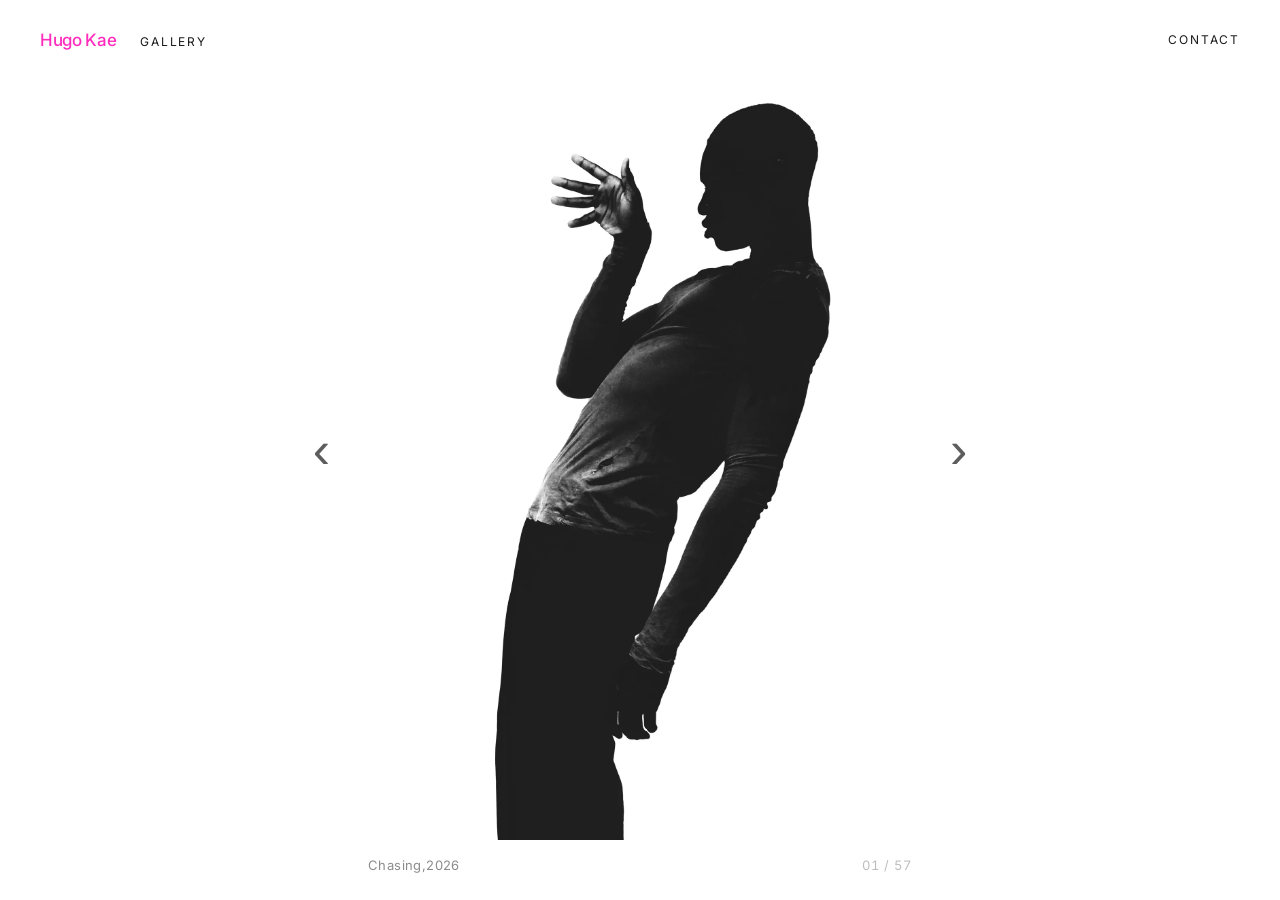
<file: index.html>
<!DOCTYPE html>
<html lang="en">
<head>
<meta charset="UTF-8">
<meta name="viewport" content="width=device-width, initial-scale=1.0">
<meta http-equiv="Cache-Control" content="no-cache, must-revalidate">
<title>Hugo Kae</title>
<meta name="description" content="Photography by Hugo Kae.">
<link rel="canonical" href="https://hugokae.com/">
<meta name="theme-color" content="#ffffff">

<!-- Without these a shared link previews as a bare URL. For a
     photographer that is the whole first impression, so every page
     carries a card. -->
<meta property="og:type" content="website">
<meta property="og:site_name" content="Hugo Kae">
<meta property="og:title" content="Hugo Kae — Photography">
<meta property="og:description" content="Photography by Hugo Kae.">
<meta property="og:url" content="https://hugokae.com/">
<meta property="og:image" content="https://hugokae.com/og.jpg">
<meta property="og:image:width" content="1200">
<meta property="og:image:height" content="630">
<meta property="og:image:alt" content="Hugo Kae — photography">
<meta name="twitter:card" content="summary_large_image">
<meta name="twitter:title" content="Hugo Kae — Photography">
<meta name="twitter:description" content="Photography by Hugo Kae.">
<meta name="twitter:image" content="https://hugokae.com/og.jpg">

<link rel="preconnect" href="https://fonts.googleapis.com">
<link rel="preconnect" href="https://fonts.gstatic.com" crossorigin>
<link href="https://fonts.googleapis.com/css2?family=Inter:wght@400;500&display=swap" rel="stylesheet">
<link rel="icon" type="image/png" href="favicon.png">
<link rel="stylesheet" href="style.css?v=70">
</head>
<body>

<header class="topbar">
  <div class="topbar-left">
    <a href="/" class="site-name">Hugo Kae</a>
    <a href="/gallery/" class="nav-link" data-zoom-to="/gallery/">Gallery</a>
  </div>
  <a href="/contact/" class="contact-btn">Contact</a>
</header>

<main class="gallery">
  <button class="nav-arrow nav-prev" id="prevBtn" aria-label="Previous image">&#8249;</button>

  <figure class="gallery-figure">
    <img id="galleryImage" src="" alt="" draggable="false">
    <figcaption class="gallery-caption">
      <span id="galleryCaption"></span>
      <!-- Shown on mobile, where there are no arrows to imply a sequence. -->
      <span class="gallery-count" aria-hidden="true"><span class="count-now" id="countNow"></span> / <span id="countTotal"></span></span>
    </figcaption>
  </figure>

  <button class="nav-arrow nav-next" id="nextBtn" aria-label="Next image">&#8250;</button>
</main>

<!-- Mobile only, once per visit: the tap targets are invisible, so the
     gesture has to be taught rather than discovered. -->
<div class="tap-hint" id="tapHint" aria-hidden="true">tap either side to browse</div>

<!-- Lights the half of the screen that was tapped. -->
<div class="tap-edge" id="tapEdge" aria-hidden="true"></div>


<script src="script.js?v=48"></script>
</body>
</html>
</file>
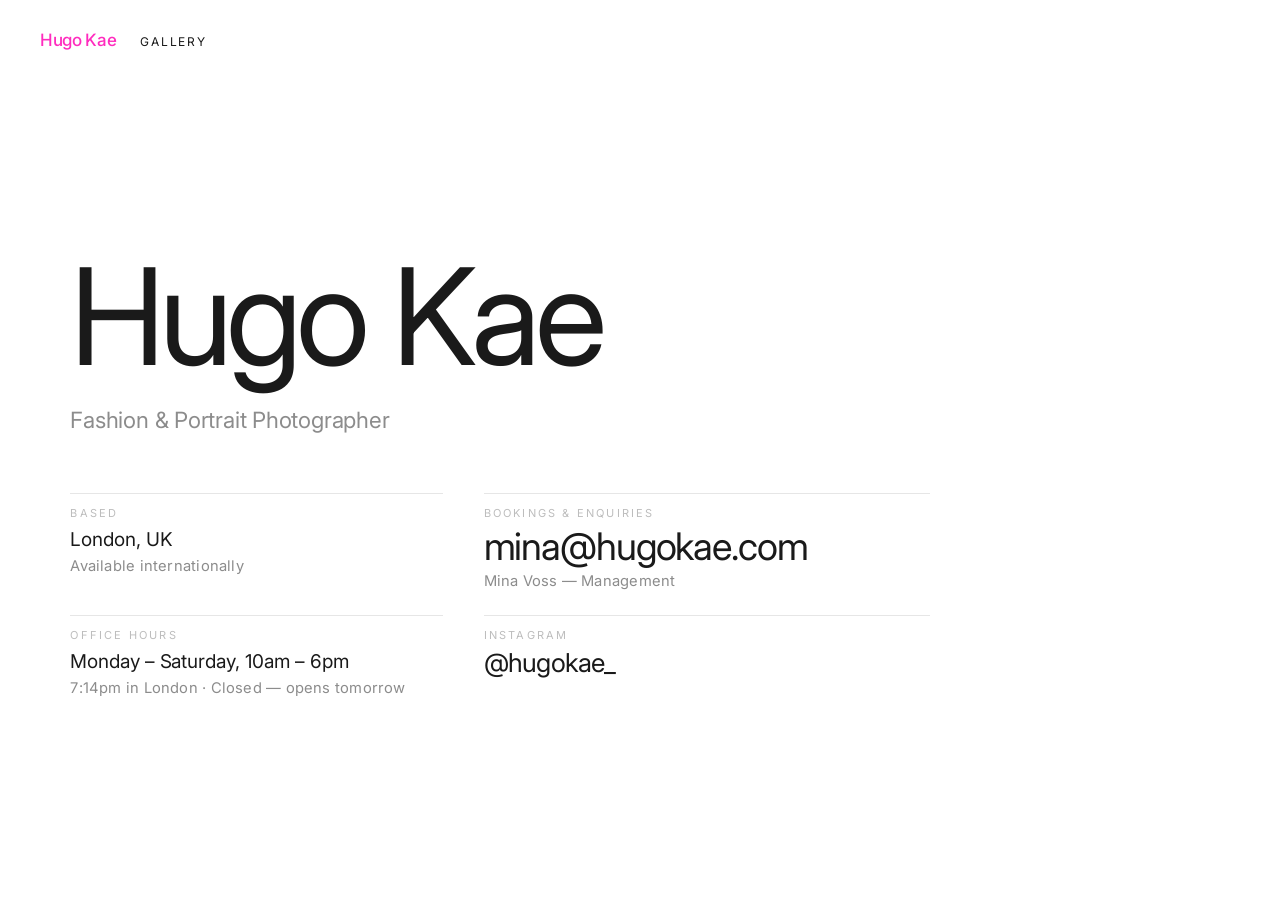
<file: contact/index.html>
<!DOCTYPE html>
<html lang="en">
<head>
<meta charset="UTF-8">
<meta name="viewport" content="width=device-width, initial-scale=1.0">
<title>Contact — Hugo Kae</title>
<meta name="description" content="Bookings and enquiries for Hugo Kae.">
<link rel="canonical" href="https://hugokae.com/contact/">
<meta name="theme-color" content="#ffffff">

<meta property="og:type" content="website">
<meta property="og:site_name" content="Hugo Kae">
<meta property="og:title" content="Contact — Hugo Kae">
<meta property="og:description" content="Bookings and enquiries for Hugo Kae.">
<meta property="og:url" content="https://hugokae.com/contact/">
<meta property="og:image" content="https://hugokae.com/og.jpg">
<meta property="og:image:width" content="1200">
<meta property="og:image:height" content="630">
<meta property="og:image:alt" content="Hugo Kae — photography">
<meta name="twitter:card" content="summary_large_image">
<meta name="twitter:title" content="Contact — Hugo Kae">
<meta name="twitter:description" content="Bookings and enquiries for Hugo Kae.">
<meta name="twitter:image" content="https://hugokae.com/og.jpg">

<link rel="preconnect" href="https://fonts.googleapis.com">
<link rel="preconnect" href="https://fonts.gstatic.com" crossorigin>
<link href="https://fonts.googleapis.com/css2?family=Inter:wght@400;500&display=swap" rel="stylesheet">
<link rel="icon" type="image/png" href="../favicon.png">
<link rel="stylesheet" href="../style.css?v=70">
</head>
<body>

<header class="topbar">
  <div class="topbar-left">
    <a href="/" class="site-name home-btn">Hugo Kae</a>
    <a href="/gallery/" class="nav-link" data-zoom-to="/gallery/">Gallery</a>
  </div>
</header>

<main class="contact-main">
  <div class="contact-sheet">

    <!-- The name is the page's anchor and also its h1. -->
    <h1 class="contact-name">Hugo Kae</h1>
    <p class="contact-role">Fashion &amp; Portrait Photographer</p>

    <!-- Four blocks of the same shape: a small label, a line, and a
         quieter line under it. Two of them happen to be links. Source
         order puts the addresses first, which is the order a phone
         reads them in; the grid places them on the right on a wide
         screen. -->
    <div class="contact-grid">

      <!-- The copy button is added by script.js, so a browser that
           cannot write to the clipboard is never shown one. -->
      <div class="contact-item contact-item--link contact-item--mail" data-copy="mina@hugokae.com">
        <a class="contact-body" href="mailto:mina@hugokae.com">
          <span class="contact-kind">bookings &amp; enquiries</span>
          <!-- data-text is the pink copy that wipes across on hover. -->
          <span class="contact-value" data-text="mina@hugokae.com">mina@hugokae.com</span>
          <span class="contact-note">Mina Voss &mdash; Management</span>
          <span class="contact-go" aria-hidden="true">&#8594;</span>
        </a>
      </div>

      <div class="contact-item contact-item--link contact-item--social">
        <a class="contact-body" href="https://instagram.com/hugokae_" target="_blank" rel="noopener noreferrer">
          <span class="contact-kind">instagram</span>
          <span class="contact-value" data-text="@hugokae_">@hugokae_</span>
          <span class="contact-go" aria-hidden="true">&#8599;</span>
        </a>
      </div>

      <div class="contact-item contact-item--based">
        <div class="contact-body">
          <span class="contact-kind">based</span>
          <span class="contact-line">London, UK</span>
          <span class="contact-note">Available internationally</span>
        </div>
      </div>

      <div class="contact-item contact-item--hours">
        <div class="contact-body">
          <span class="contact-kind">office hours</span>
          <span class="contact-line">Monday &ndash; Saturday, 10am &ndash; 6pm</span>
          <!-- Filled in by script.js with the time in London and whether
               that falls inside the hours above. -->
          <span class="contact-note" id="contactClock">London time</span>
        </div>
      </div>

    </div>
  </div>
</main>


<script src="../script.js?v=48"></script>
</body>
</html>
</file>
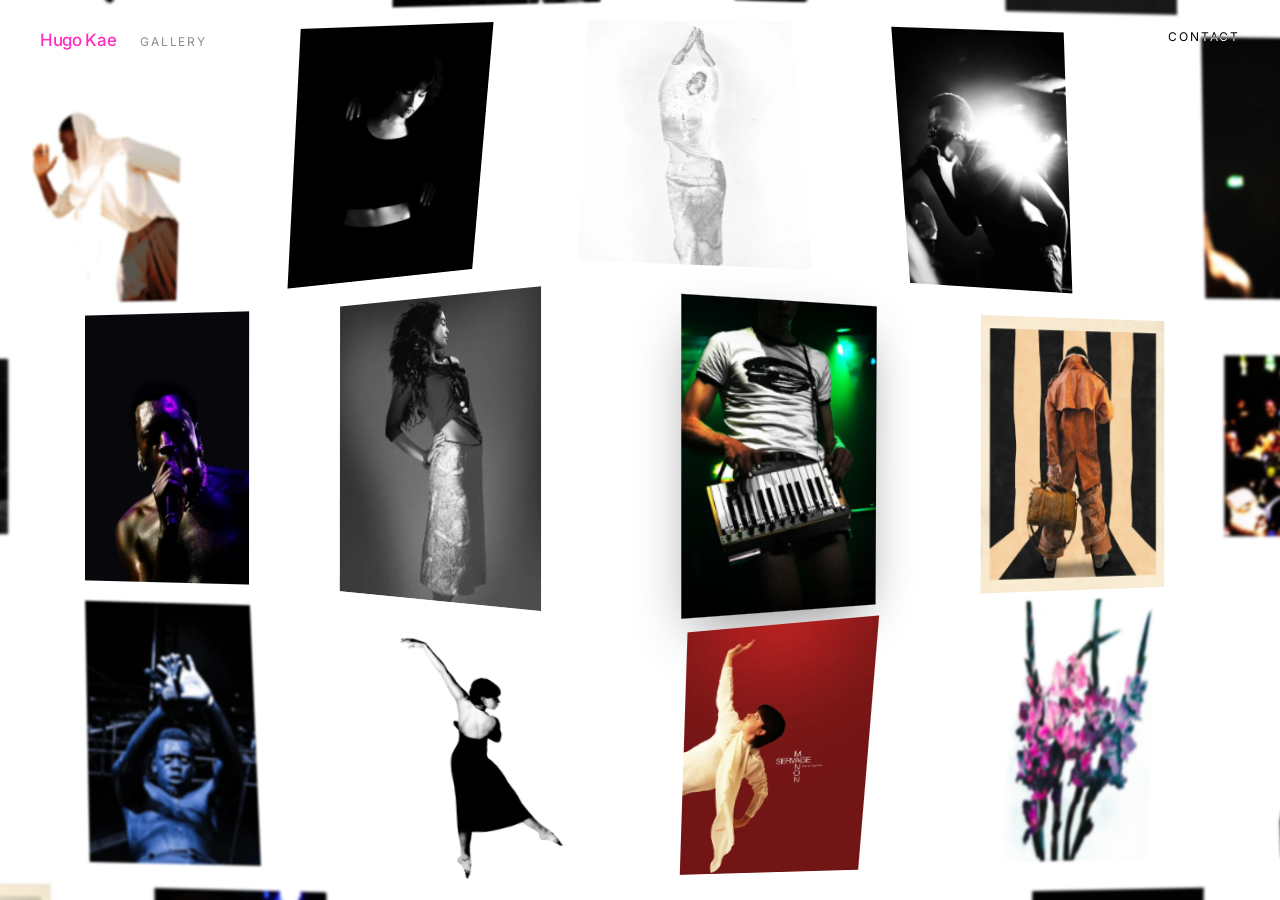
<file: gallery/index.html>
<!DOCTYPE html>
<html lang="en">
<head>
<meta charset="UTF-8">
<meta name="viewport" content="width=device-width, initial-scale=1.0, maximum-scale=1.0, user-scalable=no">
<meta http-equiv="Cache-Control" content="no-cache, must-revalidate">
<title>Gallery — Hugo Kae</title>
<meta name="description" content="Every photograph by Hugo Kae, in one place.">
<link rel="canonical" href="https://hugokae.com/gallery/">
<meta name="theme-color" content="#ffffff">

<meta property="og:type" content="website">
<meta property="og:site_name" content="Hugo Kae">
<meta property="og:title" content="Gallery — Hugo Kae">
<meta property="og:description" content="Every photograph by Hugo Kae, in one place.">
<meta property="og:url" content="https://hugokae.com/gallery/">
<meta property="og:image" content="https://hugokae.com/og.jpg">
<meta property="og:image:width" content="1200">
<meta property="og:image:height" content="630">
<meta property="og:image:alt" content="Hugo Kae — photography">
<meta name="twitter:card" content="summary_large_image">
<meta name="twitter:title" content="Gallery — Hugo Kae">
<meta name="twitter:description" content="Every photograph by Hugo Kae, in one place.">
<meta name="twitter:image" content="https://hugokae.com/og.jpg">

<link rel="preconnect" href="https://fonts.googleapis.com">
<link rel="preconnect" href="https://fonts.gstatic.com" crossorigin>
<link href="https://fonts.googleapis.com/css2?family=Inter:wght@400;500&display=swap" rel="stylesheet">
<link rel="icon" type="image/png" href="../favicon.png">
<link rel="stylesheet" href="../style.css?v=70">
</head>
<body class="gallery-page">

<header class="topbar">
  <div class="topbar-left">
    <a href="/" class="site-name" data-zoom-to="/" data-zoom="in">Hugo Kae</a>
    <span class="nav-link is-active">Gallery</span>
  </div>
</header>

<!-- Outside the bar on purpose. This page draws it in the negative of
     whatever photograph is behind it, and blending only sees past the
     nearest stacking context — which the fixed bar is one of. Out here
     its backdrop is the page itself. -->
<a href="/contact/" class="contact-btn contact-btn--invert">Contact</a>

<main class="watch" id="watch">
  <div class="watch-canvas" id="watchCanvas"></div>
</main>

<script src="../script.js?v=48"></script>
<script src="../gallery.js?v=30"></script>
</body>
</html>
</file>
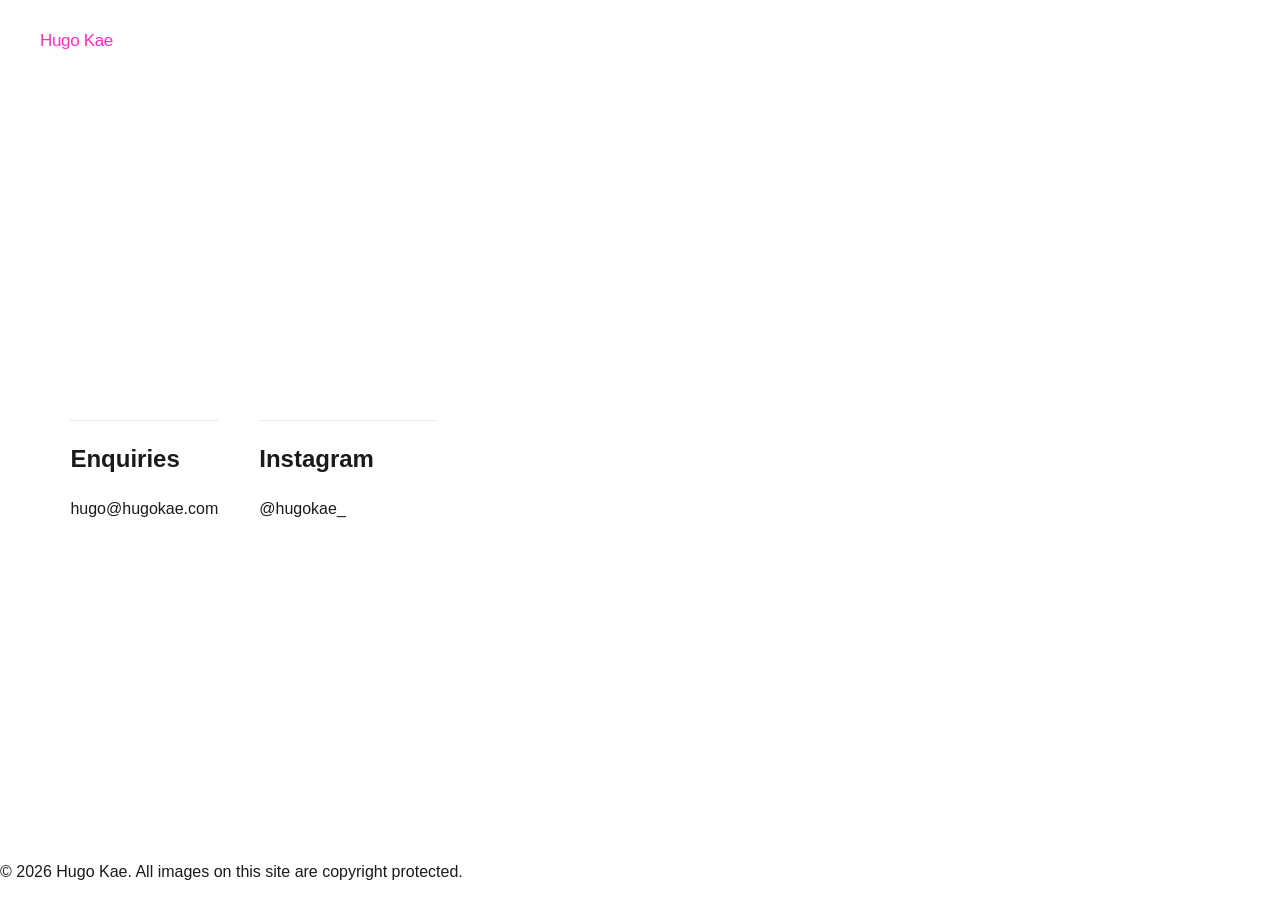
<file: contact.html>
<!DOCTYPE html>
<html lang="en">
<head>
<meta charset="UTF-8">
<meta name="viewport" content="width=device-width, initial-scale=1.0">
<title>Contact — Hugo Kae</title>
<meta name="description" content="Contact Hugo Kae">
<link rel="stylesheet" href="style.css?v=3">
</head>
<body>

<header class="topbar">
  <a href="index.html" class="site-name home-btn">Hugo Kae</a>
</header>

<main class="contact-main">
  <div class="contact-grid">

    <div class="contact-item">
      <h2>Enquiries</h2>
      <p><a href="mailto:hugo@hugokae.com">hugo@hugokae.com</a></p>
    </div>

    <div class="contact-item">
      <h2>Instagram</h2>
      <p><a href="https://instagram.com/hugokae_" target="_blank" rel="noopener noreferrer">@hugokae_</a></p>
    </div>

  </div>
</main>

<footer class="site-footer">
  <p>&copy; <span id="year"></span> Hugo Kae. All images on this site are copyright protected.</p>
</footer>

<script src="script.js"></script>
</body>
</html>
</file>
<file: style.css>
:root {
  --ink: #1a1a1a;
  --muted: #8c8c8c;
  --faint: #bdbdbd;
  --border: #e6e6e6;
  --accent: #FF2CBE;

  /* One motion language. Six different curves had accumulated, which is
     why some moves felt unrelated to others. --settle decelerates hard
     and is the house curve; --leave accelerates away for anything
     exiting; --soft is for small fades. */
  --settle: cubic-bezier(0.16, 1, 0.3, 1);
  /* One movement, two directions: out of rest, and back into it. */
  --bar-away: cubic-bezier(0.35, 0, 0.8, 0.4);
  --bar-back: cubic-bezier(0.17, 0.89, 0.32, 1);
  --leave: cubic-bezier(0.5, 0, 0.9, 0.9);
  --soft: cubic-bezier(0.2, 0, 0.2, 1);
}

/* The site is driven by movement, so for anyone who asks for less of it
   the honest answer is to cut it entirely rather than merely shorten
   it — every effect here still resolves to its finished state. */
@media (prefers-reduced-motion: reduce) {
  *,
  *::before,
  *::after {
    animation-duration: 0.01ms !important;
    animation-iteration-count: 1 !important;
    transition-duration: 0.01ms !important;
    scroll-behavior: auto !important;
  }
}

/* Keyboard focus was styled on the contact rows and nowhere else, so
   tabbing through the rest of the site showed nothing at all. */
:focus-visible {
  outline: 2px solid var(--accent);
  outline-offset: 3px;
  border-radius: 1px;
}

:focus:not(:focus-visible) {
  outline: none;
}

* {
  box-sizing: border-box;
}

html, body {
  height: 100%;
}

body {
  margin: 0;
  background: #ffffff;
  color: var(--ink);
  /* The system stack resolved to San Francisco on Apple hardware and to
     Arial or Roboto everywhere else, so the site read differently
     depending on who opened it. Inter holds the same tight, neutral
     grotesque on every device; the old stack stays as the fallback. */
  font-family: "Inter", -apple-system, BlinkMacSystemFont, Helvetica, Arial, sans-serif;
  display: flex;
  flex-direction: column;
  min-height: 100vh;
  -webkit-font-smoothing: antialiased;
  -moz-osx-font-smoothing: grayscale;
  line-height: 1.5;
}

a {
  color: inherit;
  text-decoration: none;
}

/* ---------- top bar ---------- */

.topbar {
  position: fixed;
  top: 0;
  left: 0;
  right: 0;
  display: flex;
  align-items: center;
  justify-content: space-between;
  padding: 28px 40px;
  z-index: 20;
  background: transparent;
  backdrop-filter: none;
}


.topbar-left {
  display: flex;
  align-items: baseline;
  gap: 24px;
}

.nav-link {
  position: relative;
  font-size: 12px;
  letter-spacing: 0.15em;
  text-transform: uppercase;
  color: var(--ink);
  border-bottom: 1px solid transparent;
  padding-bottom: 3px;
  transition: color 0.3s var(--soft), border-color 0.3s var(--soft),
              opacity 0.3s var(--soft);
}

.nav-link::after,
.contact-btn::after,
.site-name::after {
  content: "";
  position: absolute;
  left: 0;
  bottom: 0;
  height: 1px;
  width: 0;
  background: currentColor;
  transition: width 0.4s var(--settle);
}

.nav-link:hover::after,
.nav-link:focus-visible::after,
.contact-btn:hover::after,
.contact-btn:focus-visible::after,
.site-name:hover::after,
.site-name:focus-visible::after {
  width: 100%;
}

/* The page you are already on is not a destination. */
.nav-link.is-active::after {
  content: none;
}

.nav-link.is-active {
  color: var(--muted);
  cursor: default;
}

.contact-btn {
  position: relative;
  font-size: 12px;
  letter-spacing: 0.15em;
  text-transform: uppercase;
  color: var(--ink);
  border-bottom: 1px solid transparent;
  padding-bottom: 3px;
  transition: color 0.3s var(--soft), border-color 0.3s var(--soft),
              opacity 0.3s var(--soft);
}

.site-name {
  position: relative;
  font-weight: 500;
  font-size: 17px;
  letter-spacing: -0.02em;
  color: var(--accent);
}

.home-btn {
  font-size: 17px;
  font-weight: 500;
  border-bottom: 1px solid transparent;
  padding-bottom: 3px;
  transition: color 0.3s var(--soft), border-color 0.3s var(--soft),
              opacity 0.3s var(--soft);
}

.home-btn:hover {
  border-bottom-color: var(--ink);
  opacity: 0.7;
}

/* ---------- gallery ---------- */

.gallery {
  flex: 1;
  display: flex;
  align-items: center;
  justify-content: center;
  gap: 28px;
  position: relative;
  /* No vertical padding: the photo is meant to run level with the bar's
     text, so it centres against the window rather than against the space
     below the bar. The old 100/20 split only looked balanced because an
     empty footer was silently holding up the bottom. */
  padding: 0 60px;
  min-height: 0;
  z-index: 1;
  overflow: visible;
}

.gallery-figure {
  margin: 0;
  display: flex;
  flex-direction: column;
  align-items: flex-start;
  max-width: 620px;
  /* Hug the photo's real width — which max-height often makes narrower
     than 620px — so the arrows sit an equal distance from both edges. */
  width: fit-content;
  min-width: 0;
  overflow: visible;
  z-index: 10;
}

.gallery-figure img {
  display: block;
  /* Clicking the photo pulls back into the grid, so it needs a cursor
     that says it can be clicked — but the plain hand rather than a
     magnifying glass, which promises a closer look at the picture and
     then does the opposite. Phones use the two halves of the screen to
     step through photos instead. */
  cursor: pointer;
  max-width: 100%;
  /* Leaves 24px above and below the whole figure, caption included. A
     flat 90vh measured the photo alone and let the caption run past the
     bottom of the window. */
  max-height: calc(100vh - 84px);
  width: auto;
  height: auto;
  object-fit: contain;
  user-select: none;
  opacity: 0;
  transition: opacity 0.2s var(--soft);
}

.gallery-figure img.is-loaded {
  opacity: 1;
}

/* Caption left, position right, sharing one line. */
.gallery-caption {
  display: flex;
  align-items: baseline;
  justify-content: space-between;
  gap: 18px;
}

/* Desktop had no sign that the photo was one of a set — the arrows
   imply more, but not how many or where you are. Lining numerals keep
   the figure from shifting as it counts up. */
.gallery-count {
  flex: none;
  font-variant-numeric: tabular-nums;
  letter-spacing: 0.08em;
  color: var(--faint);
}

/* The half of the screen you hit lights up and falls away, so the
   feedback names the control you used rather than drawing a mark where
   your finger happened to land. */
.tap-edge {
  display: none;
  position: fixed;
  top: 0;
  bottom: 0;
  width: 42vw;
  max-width: 250px;
  pointer-events: none;
  z-index: 24;
  opacity: 0;
}

.tap-edge.right {
  right: 0;
  background: linear-gradient(to left, rgba(255, 44, 190, 0.22), rgba(255, 44, 190, 0));
}

.tap-edge.left {
  left: 0;
  background: linear-gradient(to right, rgba(255, 44, 190, 0.22), rgba(255, 44, 190, 0));
}

.tap-edge.flash {
  animation: edge-flash 0.52s var(--soft);
}

@keyframes edge-flash {
  0%   { opacity: 0; }
  16%  { opacity: 1; }
  100% { opacity: 0; }
}

/* The frame number rolls up as it changes, the way a film counter
   would, and flares in the accent before settling back. */
.count-now {
  display: inline-block;
}

.count-now.rolling {
  animation: count-roll 0.5s var(--settle);
}

@keyframes count-roll {
  0%   { transform: translateY(8px); opacity: 0; color: var(--accent); }
  50%  { color: var(--accent); }
  100% { transform: none; opacity: 1; }
}

/* The photo steps in from the side you tapped, so the tap reads as
   having pushed it. On the figure rather than the image: the image is
   busy fading itself in, and two rules on one property fight.

   It arrives slightly small and under-travelled, swells past its
   resting place and settles — the photo takes the press itself, which
   is the whole point of dropping the marks at the fingertip. Travel and
   scale share one keyframe because they share one element; as two
   animations they would each claim transform and one would win. */
@keyframes step-from-right {
  0%   { transform: translateX(34px) scale(0.962); }
  58%  { transform: translateX(-6px) scale(1.006); }
  100% { transform: none; }
}

@keyframes step-from-left {
  0%   { transform: translateX(-34px) scale(0.962); }
  58%  { transform: translateX(6px) scale(1.006); }
  100% { transform: none; }
}

/* Teaches the tap, then gets out of the way for good. */
.tap-hint {
  display: none;
  position: fixed;
  left: 50%;
  bottom: 34px;
  transform: translate(-50%, 8px);
  padding: 9px 16px;
  border-radius: 999px;
  background: rgba(26, 26, 26, 0.86);
  color: #fff;
  font-size: 11px;
  letter-spacing: 0.14em;
  white-space: nowrap;
  pointer-events: none;
  opacity: 0;
  z-index: 30;
  transition: opacity 0.5s ease, transform 0.5s var(--settle);
}

.tap-hint.is-on {
  opacity: 1;
  transform: translate(-50%, 0);
}

.gallery-figure figcaption {
  /* Kept out of the figure's intrinsic width so a long caption cannot
     stretch it wider than the photo. */
  width: 0;
  min-width: 100%;
  margin-top: 16px;
  font-size: 13px;
  color: var(--muted);
  text-align: left;
  letter-spacing: 0.03em;
  min-height: 1.4em;
  transition: opacity 0.3s ease;
  align-self: flex-start;
}

.nav-arrow {
  background: none;
  border: none;
  cursor: pointer;
  font-size: 52px;
  line-height: 1;
  color: var(--ink);
  padding: 12px 10px;
  /* In the flex row beside the photo, so they track its edge at any
     width instead of sitting out at the window edge. */
  flex: none;
  transition: color 0.3s var(--soft), border-color 0.3s var(--soft),
              opacity 0.3s var(--soft);
  opacity: 0.7;
}

.nav-arrow:hover {
  opacity: 1;
}

/* ---------- gallery (honeycomb) page ---------- */

.watch {
  /* Read by both pages: the grid lays cells out at this size, and the
     photo page needs it to know where a photo shrinks back to. */
  --watch-cell: 260px;
  /* Shallow enough that the lift reads as depth rather than as a photo
     flying off the page. */
  perspective: 1100px;
  flex: 1;
  position: relative;
  overflow: hidden;
  touch-action: none;
  cursor: grab;
  min-height: 0;
}

.watch:active {
  cursor: grabbing;
}

/* Transform and opacity are written every frame by gallery.js — the
   entrance scale, the pan and the zoom all compose into one transform,
   so nothing here may set them or it would be overwritten anyway. */
.watch-canvas {
  position: absolute;
  left: 50%;
  top: 50%;
  width: 0;
  height: 0;
  /* The cells are grandchildren, so the perspective on .watch only
     reaches them if the canvas keeps its children in 3D rather than
     flattening them into its own plane. */
  transform-style: preserve-3d;
}

/* The exception: on the way out the frame loop stops, so the last
   transform written can simply be transitioned to. */
.watch-canvas.is-zooming {
  transition: transform 0.5s var(--leave),
              opacity 0.5s var(--leave);
}

.watch-cell {
  position: absolute;
  padding: 0;
  border: none;
  overflow: hidden;
  background: none;
  cursor: pointer;
  will-change: transform;
  /* The warp maps this box onto four moved corners, so the matrix is
     written from the top-left rather than the middle. */
  transform-origin: 0 0;
  /* Only the shadow. The warp and the blur are written fresh every frame
     by gallery.js, and transitioning a property that is rewritten that
     often means every cell restarts an animation on every frame the grid
     moves — which is what made panning stutter. The settling they used
     to give is now done once, on the cursor, in script. */
  transition: box-shadow 0.26s var(--soft);
}

/* The one photo the cursor is on. Named by gallery.js rather than left
   to :hover, so the cue lands on the same cell the lift is centred on
   even while the grid is drifting under the pointer. */
.watch-cell.is-peak {
  box-shadow: 0 18px 44px -12px rgba(0, 0, 0, 0.45);
}

.watch-cell img {
  width: 100%;
  height: 100%;
  object-fit: cover;
  display: block;
  user-select: none;
}

/* On the grid, the word is drawn as the negative of whatever is under
   it: white in difference blending, which reads as black over the white
   page and as white over a dark photograph, so it can never be lost in
   a picture. It sits outside the bar in the markup there, because
   blending cannot see past a stacking context and the fixed bar is one.
   Held at the same place the bar would have put it. */
.contact-btn--invert {
  position: fixed;
  top: 28px;
  right: 40px;
  z-index: 21;
  color: #fff;
  mix-blend-mode: difference;
}

/* The bar leaves a piece at a time rather than all at once, and in the
   order you read it.
   
   It goes soft as it goes: a few pixels of blur alongside the fade, so
   each word dissolves rather than being switched off, and only a short
   drift — 5px — because distance is what makes a short move look like a
   jump. Both directions are the same movement, one eased out of rest
   and the other eased into it, rather than the two different curves
   this had before. */
.topbar-left > *,
.contact-btn {
  transition: opacity 0.38s var(--bar-away), transform 0.38s var(--bar-away),
              filter 0.38s var(--bar-away),
              color 0.3s var(--soft), border-color 0.3s var(--soft),
              background-color 0.3s var(--soft);
}

/* Every way of leaving a page, not only the one where a photograph
   flies: the bar's own links zoom the view instead, and the bar should
   go with them. */
.is-leaving .topbar-left > *,
.is-leaving .contact-btn,
.is-zooming-in .topbar-left > *,
.is-zooming-in .contact-btn,
.is-zooming-out .topbar-left > *,
.is-zooming-out .contact-btn {
  opacity: 0;
  transform: translateY(-5px);
  filter: blur(4px);
}

.is-leaving .topbar-left > *:nth-child(2),
.is-zooming-in .topbar-left > *:nth-child(2),
.is-zooming-out .topbar-left > *:nth-child(2) { transition-delay: 0.06s; }

.is-leaving .contact-btn,
.is-zooming-in .contact-btn,
.is-zooming-out .contact-btn { transition-delay: 0.12s; }

/* And arrives the same way round, under whatever the page itself is
   doing. Backwards rather than both, so the transition above can still
   take the element away once this has finished with it. */
@keyframes bar-in {
  from { opacity: 0; transform: translateY(-5px); filter: blur(4px); }
  to   { opacity: 1; transform: none;             filter: blur(0); }
}

/* Longer coming in than going out, and on a curve that arrives almost
   standing still, so the words seem to settle rather than stop. */
.topbar-left > *,
.contact-btn {
  animation: bar-in 0.78s var(--bar-back) backwards;
}

.topbar-left > *:nth-child(2) { animation-delay: 0.09s; }
.contact-btn { animation-delay: 0.18s; }

@media (prefers-reduced-motion: reduce) {
  .topbar-left > *,
  .contact-btn {
    animation: none;
  }
}

/* Whichever view you are leaving clears while the chosen photo travels
   on top of it. The photo itself is hidden outright rather than faded,
   so it does not ghost behind the copy in flight. */
.is-leaving .watch,
.is-leaving .gallery {
  opacity: 0;
  /* Slow enough to let the grid's push outwards be seen behind the photo
     that is leaving, and still clear before the handover. */
  transition: opacity 0.4s var(--leave);
}

/* The photo in flight between the grid and the photo page. It is the
   real picture rather than a fade between two, so it must never change
   opacity — only size and position. */
.hero-flight {
  position: fixed;
  z-index: 60;
  margin: 0;
  object-fit: cover;
  pointer-events: none;
  will-change: transform;
}

/* Landing mid-flight: the photo is already on screen at this exact size,
   so fading it in would undo the handover. */
.no-fade .gallery-figure img,
.no-fade .gallery-figure figcaption {
  transition: none;
}

/* Arriving from the honeycomb: the photo settles back out of the push. */
.from-gallery .gallery-figure img {
  animation: zoom-settle 0.55s var(--settle);
}

@keyframes zoom-settle {
  from { transform: scale(1.14); }
  to   { transform: scale(1); }
}

/* Leaving one photo for the whole grid is a pull back, so the photo
   recedes — scaling it up here would read as pushing in, the wrong way
   round for where you are about to land. */
.is-zooming-out .gallery,
.is-zooming-out .contact-main {
  transform: scale(0.84);
  opacity: 0;
  transition: transform 0.4s var(--leave),
              opacity 0.4s var(--leave);
}

/* Leaving the grid for one photo is the opposite: push in. */
.is-zooming-in .watch {
  transform: scale(1.4);
  opacity: 0;
  transition: transform 0.4s var(--leave),
              opacity 0.4s var(--leave);
}

/* ---------- the cursor ---------- */
/* The system cursor is left alone — arrow where it should be an arrow,
   hand over a link, grab over the grid. The only addition is a thin ring
   that fades in around it over something that can be clicked, and
   follows a half-step behind. Drawn in difference blending so it reads
   black on the white page and white over a dark photograph. Added by
   script.js, and only on a machine with a real pointer. */
.cursor-ring {
  position: fixed;
  left: 0;
  top: 0;
  width: 0;
  height: 0;
  z-index: 200;
  pointer-events: none;
  mix-blend-mode: difference;
  will-change: transform;
}

.cursor-ring i {
  position: absolute;
  display: block;
  width: 24px;
  height: 24px;
  margin: -12px 0 0 -12px;
  border: 1px solid #fff;
  border-radius: 50%;
  opacity: 0;
  transform: scale(0.55);
  transition: transform 0.24s var(--soft), opacity 0.24s var(--soft);
}

.cursor-over .cursor-ring i {
  opacity: 1;
  transform: scale(1);
}

/* Pressed: the ring closes a little, so a click is felt as well as seen. */
.cursor-over.cursor-down .cursor-ring i {
  transform: scale(0.82);
}

@media (prefers-reduced-motion: reduce) {
  .cursor-ring i {
    transition: opacity 0.24s var(--soft);
  }
}

/* ---------- contact page ---------- */
/* A masthead and a four-part index. The name is set as large as the
   width will take, with the trade under it, and then four blocks of
   exactly the same shape — a small label, a line, and a quieter line
   beneath — laid two by two. Two of them are links and behave like it;
   the other two are facts and sit still. Everything is anchored to the
   left margin, like a printed page rather than a centred card. */

.contact-main {
  flex: 1;
  display: flex;
  align-items: center;
  padding: clamp(104px, 15vh, 180px) clamp(24px, 5.5vw, 96px) clamp(52px, 9vh, 104px);
  position: relative;
}

.contact-sheet {
  width: 100%;
  max-width: 1240px;
}

.contact-name {
  margin: 0;
  font-size: clamp(50px, 10.5vw, 148px);
  font-weight: 400;
  line-height: 0.92;
  letter-spacing: -0.045em;
}

.contact-role {
  /* The name's line box is cut inside its own letters at this leading,
     so its descenders hang below the box this margin is measured from —
     about 10px of it at full size. Hence a margin that looks too large
     and reads as 16px. */
  margin: clamp(18px, 2vw, 28px) 0 0;
  font-size: clamp(16px, 1.75vw, 23px);
  line-height: 1.3;
  letter-spacing: -0.01em;
  color: var(--muted);
}

.contact-grid {
  display: grid;
  grid-template-columns: 5fr 6fr;
  /* Close together on purpose: the four entries are one short index,
     not four sections, so they are set as a block and the space is left
     around them instead of between them. */
  column-gap: clamp(24px, 3.2vw, 54px);
  row-gap: clamp(16px, 1.8vw, 26px);
  margin-top: clamp(40px, 4.6vw, 70px);
  max-width: 860px;
}

/* The addresses are the point of the page, so they take the right-hand
   column and the larger half of it; the facts sit on the left. Written
   out rather than left to source order, because the order a phone wants
   — addresses first — is not the order the grid wants. */
.contact-item--mail   { grid-column: 2; grid-row: 1; }
.contact-item--social { grid-column: 2; grid-row: 2; }
.contact-item--based  { grid-column: 1; grid-row: 1; }
.contact-item--hours  { grid-column: 1; grid-row: 2; }

/* One shape, used four times. The padding is uneven on purpose: the
   label is set in capitals, whose tops sit about 4px inside the top of
   their line box, so an even one would leave every block riding high
   under its rule. */
.contact-item {
  position: relative;
  border-top: 1px solid var(--border);
}

/* The block's own contents. A link in two of the four, a plain box in
   the others, so that the copy button can sit beside the link rather
   than inside it — a button nested in a link is neither. */
.contact-body {
  display: grid;
  grid-template-columns: 1fr auto;
  align-items: start;
  padding: 11px 0 0;
  color: inherit;
  text-decoration: none;
}

.contact-kind {
  grid-column: 1 / -1;
  font-size: 11px;
  letter-spacing: 0.2em;
  text-transform: uppercase;
  color: var(--faint);
  transition: color 0.4s ease;
}

/* The two that are facts: set at reading size, not display size. */
.contact-line {
  display: block;
  margin-top: 7px;
  font-size: clamp(15px, 1.5vw, 19px);
  line-height: 1.25;
  letter-spacing: -0.005em;
}

.contact-note {
  display: block;
  grid-column: 1 / 2;
  margin-top: 4px;
  font-size: clamp(13px, 1.15vw, 15px);
  line-height: 1.4;
  letter-spacing: 0.015em;
  color: var(--muted);
  transition: transform 0.5s var(--settle), color 0.4s var(--soft);
}

/* --- the two that are links --- */

/* inline-block so the box hugs the glyphs — the wipe below measures
   itself against this width, and a full-row box would finish the sweep
   long after it had passed the last letter. */
.contact-value {
  display: inline-block;
  position: relative;
  margin-top: 6px;
  font-size: clamp(24px, 3vw, 38px);
  line-height: 1.05;
  letter-spacing: -0.03em;
  transition: transform 0.5s var(--settle);
}

/* A pink copy of the address sitting exactly over the black one,
   uncovered left to right. */
.contact-value::after {
  content: attr(data-text);
  position: absolute;
  left: 0;
  top: 0;
  width: 0;
  overflow: hidden;
  white-space: nowrap;
  color: var(--accent);
  transition: width 0.6s var(--settle);
}

/* The rule above the block redraws in pink, left to right. */
.contact-item--link::after {
  content: "";
  position: absolute;
  left: 0;
  top: -1px;
  height: 1px;
  width: 0;
  background: var(--accent);
  transition: width 0.55s var(--settle);
}

.contact-go {
  grid-column: 2;
  grid-row: 2;
  align-self: center;
  margin-top: 6px;
  font-size: 22px;
  line-height: 1;
  color: var(--accent);
  opacity: 0;
  transform: translateX(-16px);
  transition: opacity 0.45s ease, transform 0.55s var(--settle);
}

.contact-item--link:hover::after,
.contact-item--link:focus-within::after { width: 100%; }

.contact-item--link:hover .contact-value::after,
.contact-item--link:focus-within .contact-value::after { width: 100%; }

.contact-item--link:hover .contact-kind,
.contact-item--link:focus-within .contact-kind { color: var(--accent); }

.contact-item--link:hover .contact-value,
.contact-item--link:focus-within .contact-value,
.contact-item--link:hover .contact-note,
.contact-item--link:focus-within .contact-note { transform: translateX(20px); }

.contact-item--link:hover .contact-note,
.contact-item--link:focus-within .contact-note { color: var(--ink); }

.contact-item--link:hover .contact-go,
.contact-item--link:focus-within .contact-go { opacity: 1; transform: none; }

/* Hover states do not survive a touchscreen — they latch on whatever
   was tapped last — so the block stays as typed. */
@media (hover: none) {
  .contact-item--link:hover .contact-value,
  .contact-item--link:hover .contact-note { transform: none; }
  .contact-item--link:hover .contact-value::after { width: 0; }
  .contact-item--link:hover .contact-go { opacity: 0; }
}

/* Instagram is the lesser route, so it is set smaller. */
.contact-item--social .contact-value { font-size: clamp(19px, 2.1vw, 26px); }
.contact-item--social .contact-go { font-size: 17px; }

/* Takes the empty right-hand end of the label line, which is the one
   place in the block with room for it. It is only drawn once the block
   is under the cursor, so the page at rest is still just type. */
.contact-copy {
  position: absolute;
  top: 7px;
  right: 0;
  padding: 2px 0 2px 16px;
  background: none;
  border: 0;
  font: inherit;
  font-size: 11px;
  letter-spacing: 0.2em;
  text-transform: uppercase;
  color: var(--faint);
  opacity: 0;
  transform: translateX(-8px);
  transition: opacity 0.4s var(--soft), transform 0.5s var(--settle),
              color 0.3s var(--soft);
}

.contact-item--mail:hover .contact-copy,
.contact-item--mail:focus-within .contact-copy,
.contact-copy:focus-visible {
  opacity: 1;
  transform: none;
}

.contact-copy:hover,
.contact-copy:focus-visible {
  color: var(--ink);
}

.contact-copy.is-done {
  color: var(--accent);
  opacity: 1;
  transform: none;
}

/* Each letter of the name lifts as the cursor passes over it, and takes
   its neighbours part of the way with it. Split into letters by
   script.js, so the heading is one word to anything that reads it. */
.contact-letter {
  display: inline-block;
  transition: transform 0.42s var(--settle);
}

.contact-letter:hover {
  transform: translateY(-0.085em);
}

.contact-letter:hover + .contact-letter,
.contact-letter:has(+ .contact-letter:hover) {
  transform: translateY(-0.042em);
}

/* Whether the office is open at this moment, worked out from the hours
   printed above it. A dot rather than a word doing the work twice. */
.contact-open::before {
  content: "";
  display: inline-block;
  width: 6px;
  height: 6px;
  margin-right: 7px;
  border-radius: 50%;
  background: var(--accent);
  vertical-align: 1px;
}

/* --- arriving --- */
/* The page settles in rather than appearing whole: the name first, then
   each block a beat behind the last. */
@keyframes contact-rise {
  from { opacity: 0; transform: translateY(14px); }
  to   { opacity: 1; transform: none; }
}

.contact-name,
.contact-role,
.contact-item {
  animation: contact-rise 0.62s var(--settle) both;
}

.contact-role { animation-delay: 0.06s; }
.contact-item--based  { animation-delay: 0.12s; }
.contact-item--mail   { animation-delay: 0.18s; }
.contact-item--hours  { animation-delay: 0.24s; }
.contact-item--social { animation-delay: 0.3s; }

@media (prefers-reduced-motion: reduce) {
  .contact-name,
  .contact-role,
  .contact-item {
    animation: none;
  }
}

/* One column once the two would be too narrow to hold an address. The
   links lead, since that is what the page is for. */
@media (max-width: 860px) {
  .contact-grid {
    grid-template-columns: 1fr;
    row-gap: clamp(18px, 4vw, 28px);
    max-width: none;
  }

  .contact-item--mail,
  .contact-item--social,
  .contact-item--based,
  .contact-item--hours {
    grid-column: 1;
    grid-row: auto;
  }
}

/* ---------- responsive ---------- */

@media (max-width: 640px) {
  .topbar {
    padding: 16px 20px;
    background: transparent;
    display: block;
    position: fixed;
  }

  .topbar-left {
    position: absolute;
    left: 20px;
    top: 16px;
    gap: 14px;
  }

  .watch {
    --watch-cell: 168px;
  }

  /* Sit a little above centre on a tall screen, which otherwise leaves
     the cluster looking low under the header. */
  .watch-canvas {
    top: 44%;
  }

  .site-name {
    font-size: 14px;
  }

  .nav-link {
    font-size: 10px;
  }

  .contact-btn {
    position: absolute;
    right: 20px;
    top: 16px;
    font-size: 11px;
  }


  .gallery {
    padding: 40px 16px 30px;
  }

  .gallery-figure img {
    max-height: 95vh;
  }

  .gallery-figure figcaption {
    font-size: 11px;
    margin-top: 12px;
  }

  .nav-arrow {
    display: none;
  }

  /* With the arrows gone there is nothing to say the photo is one of
     many, so the count stands in for them. */
  .tap-hint,
  .tap-edge {
    display: block;
  }

  .gallery-figure.from-right {
    animation: step-from-right 0.52s var(--settle);
  }

  .gallery-figure.from-left {
    animation: step-from-left 0.52s var(--settle);
  }

  /* A plain word in the corner does not read as a control on a phone.
     The accent underline marks it as somewhere to go. */
  .nav-link {
    font-size: 12px;
    color: var(--ink);
    border-bottom-color: var(--accent);
    padding-bottom: 2px;
  }

  .contact-main {
    padding: 92px 20px 48px;
  }

  .contact-item {
    padding-top: 14px;
  }
}
</file>
